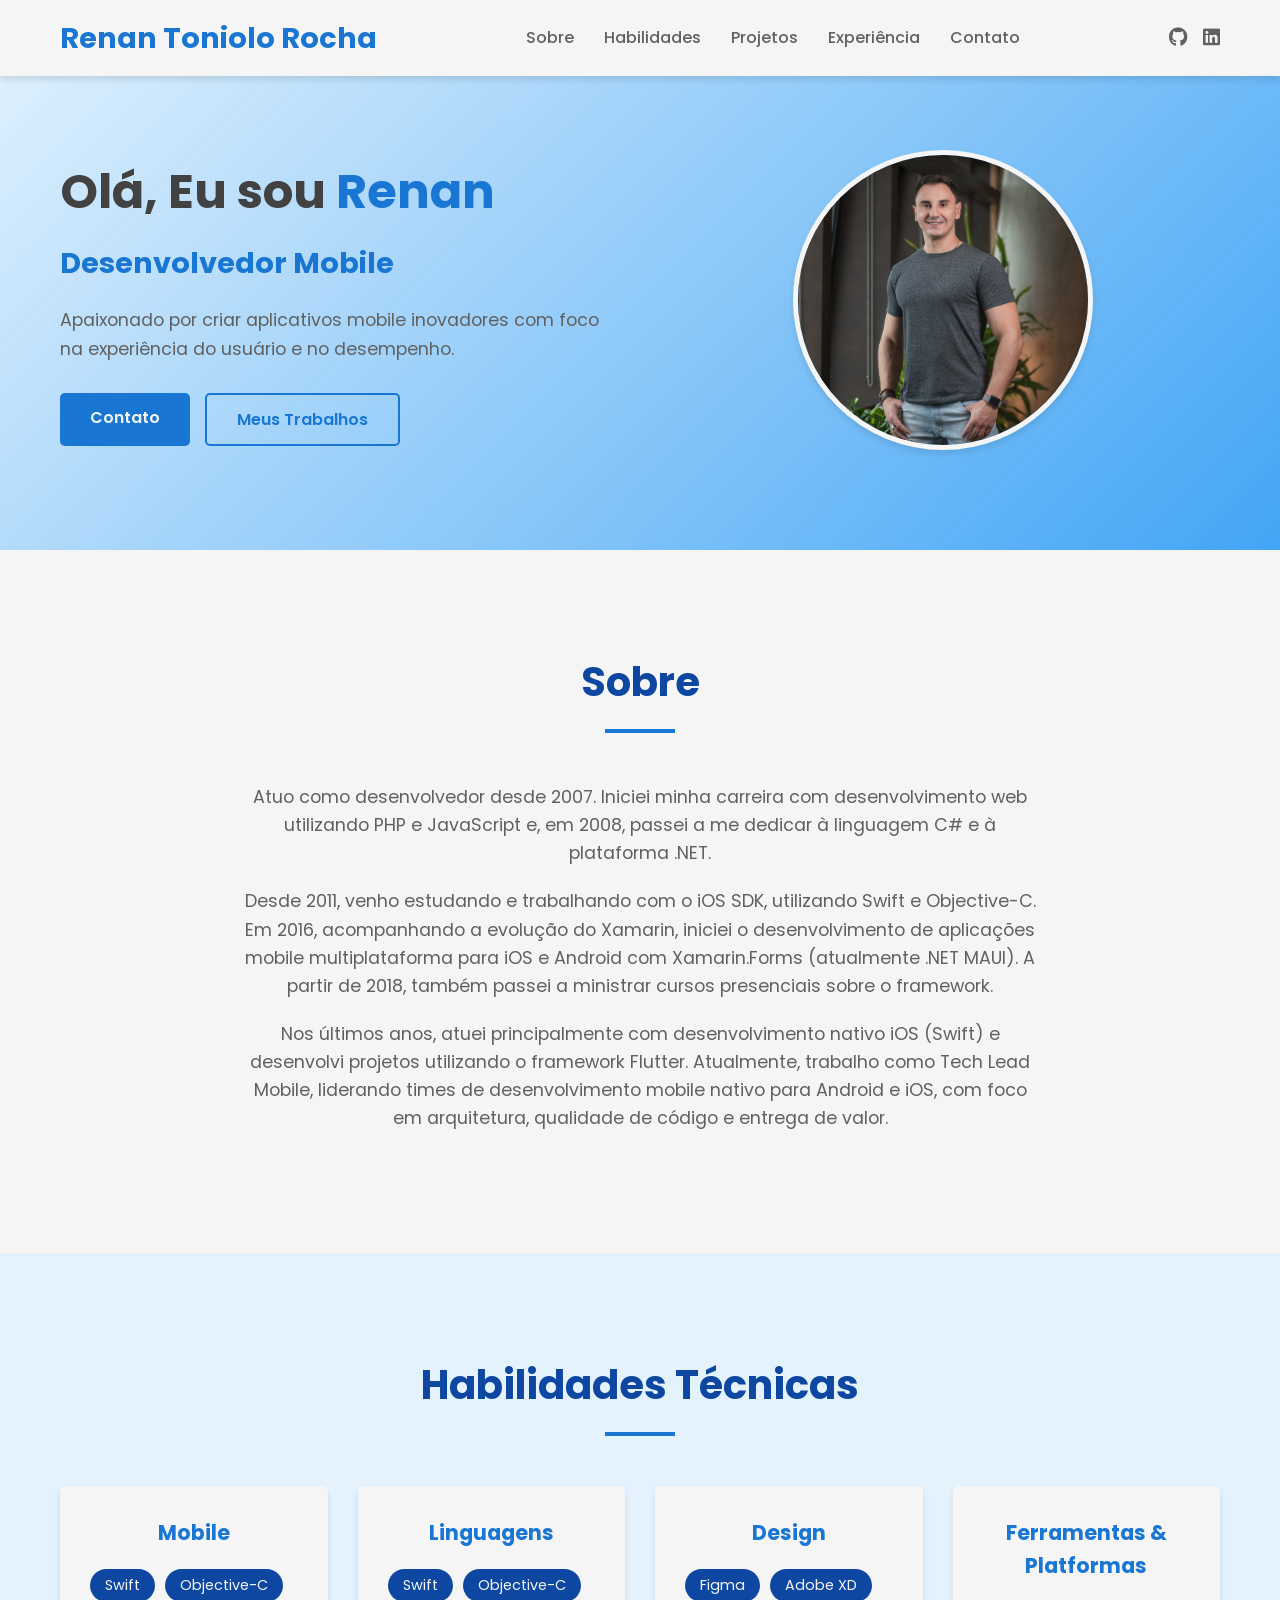
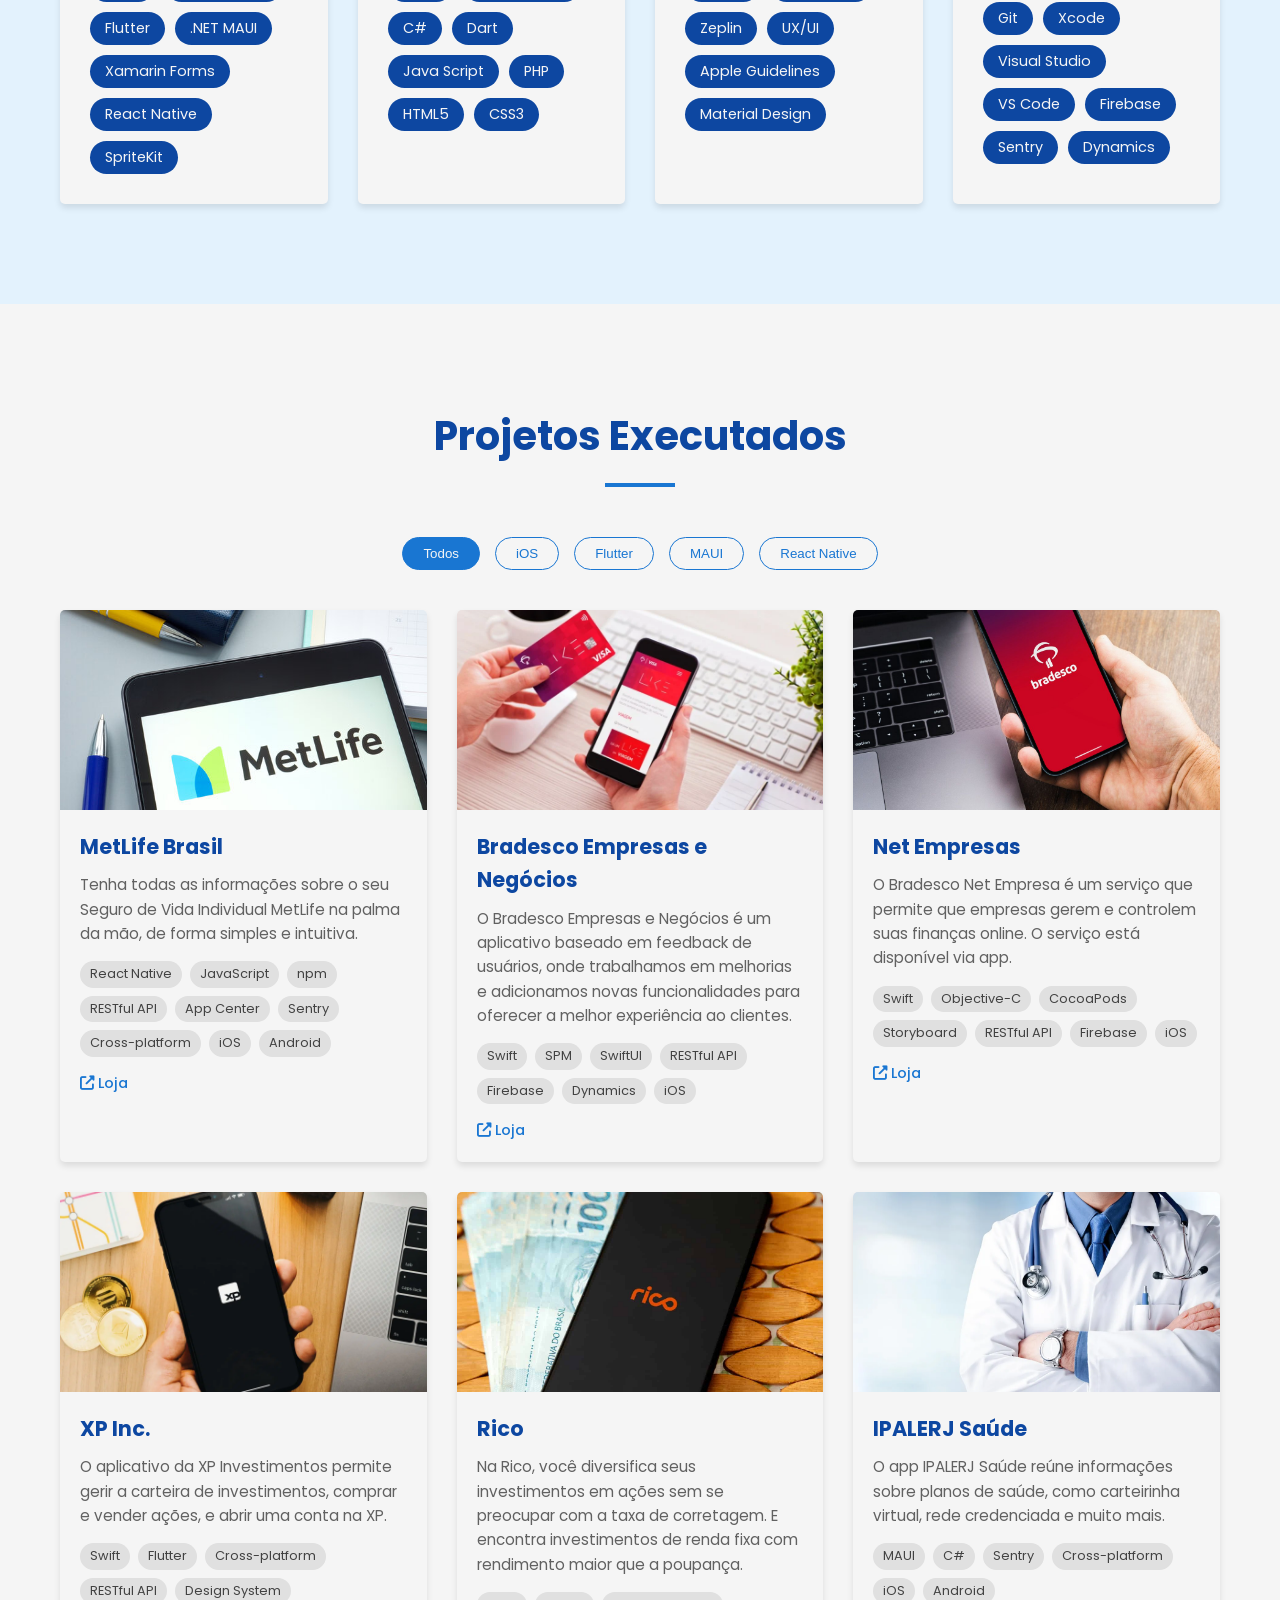
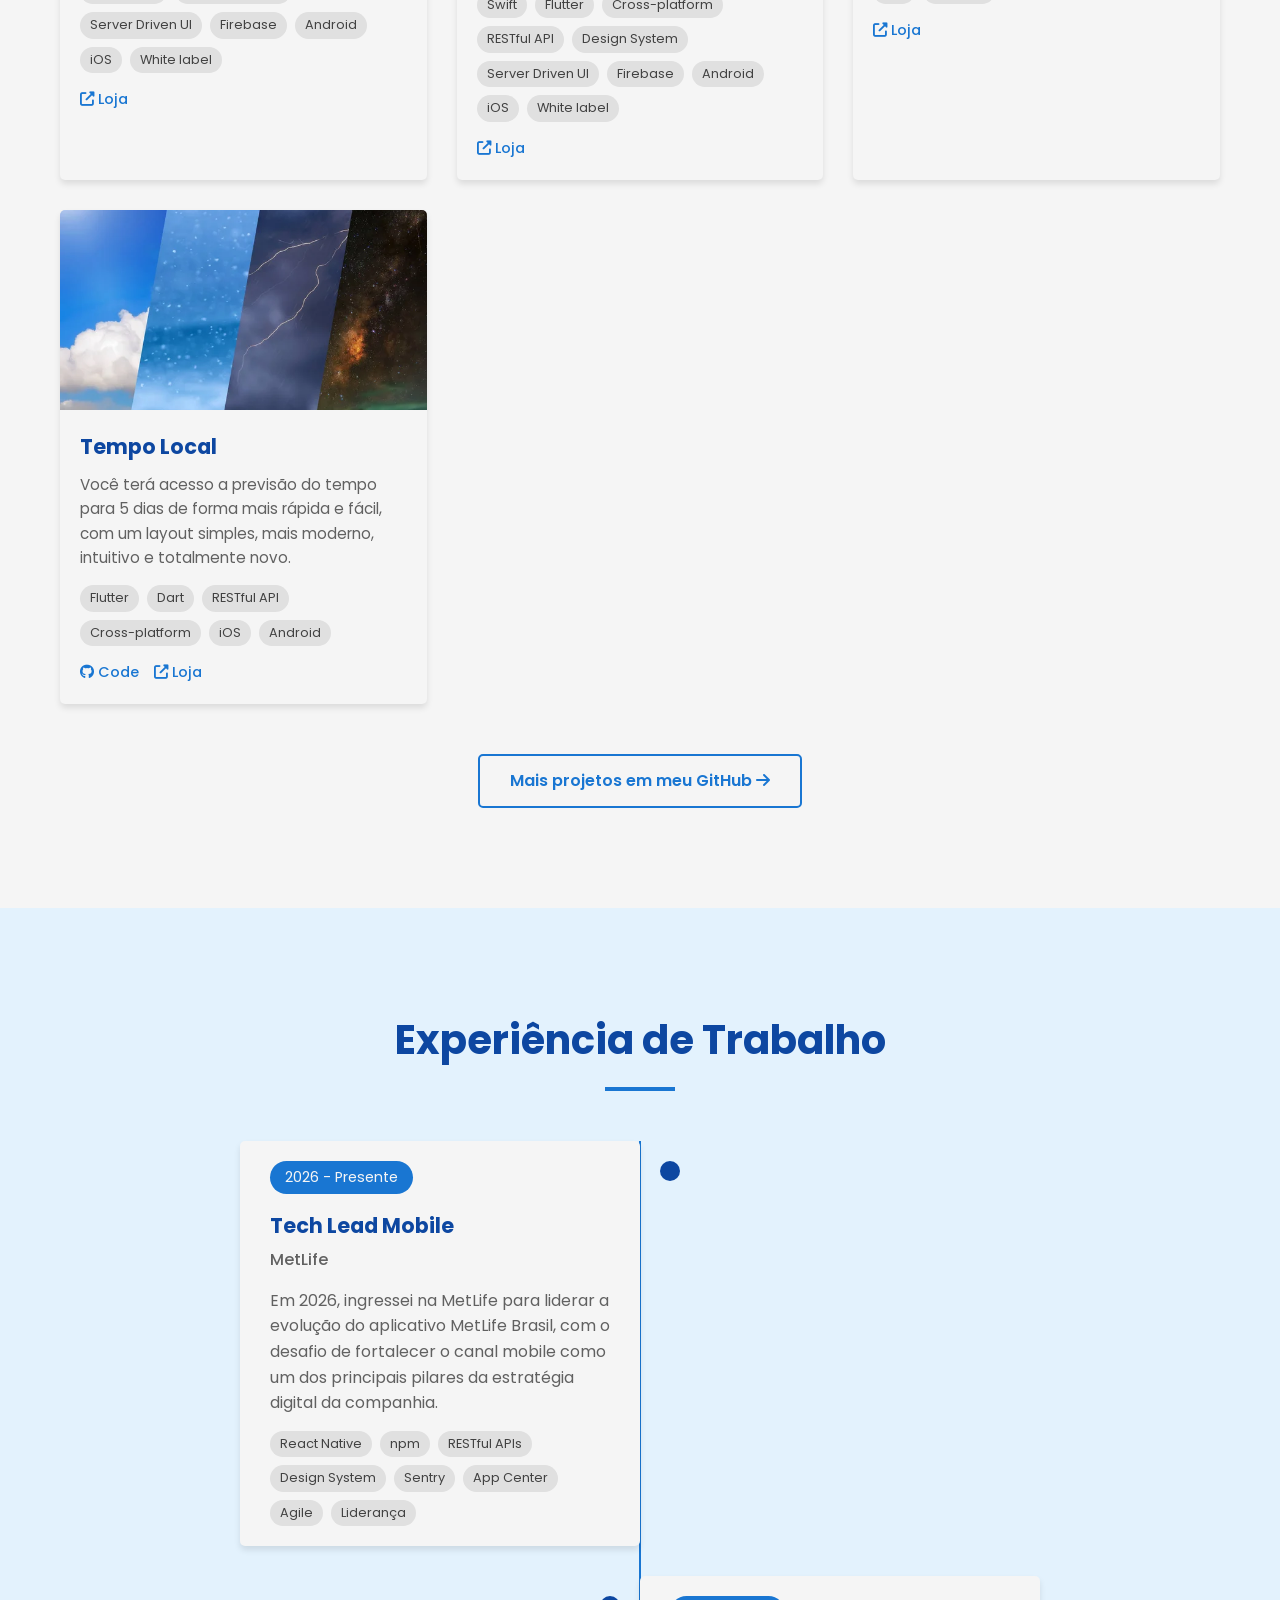
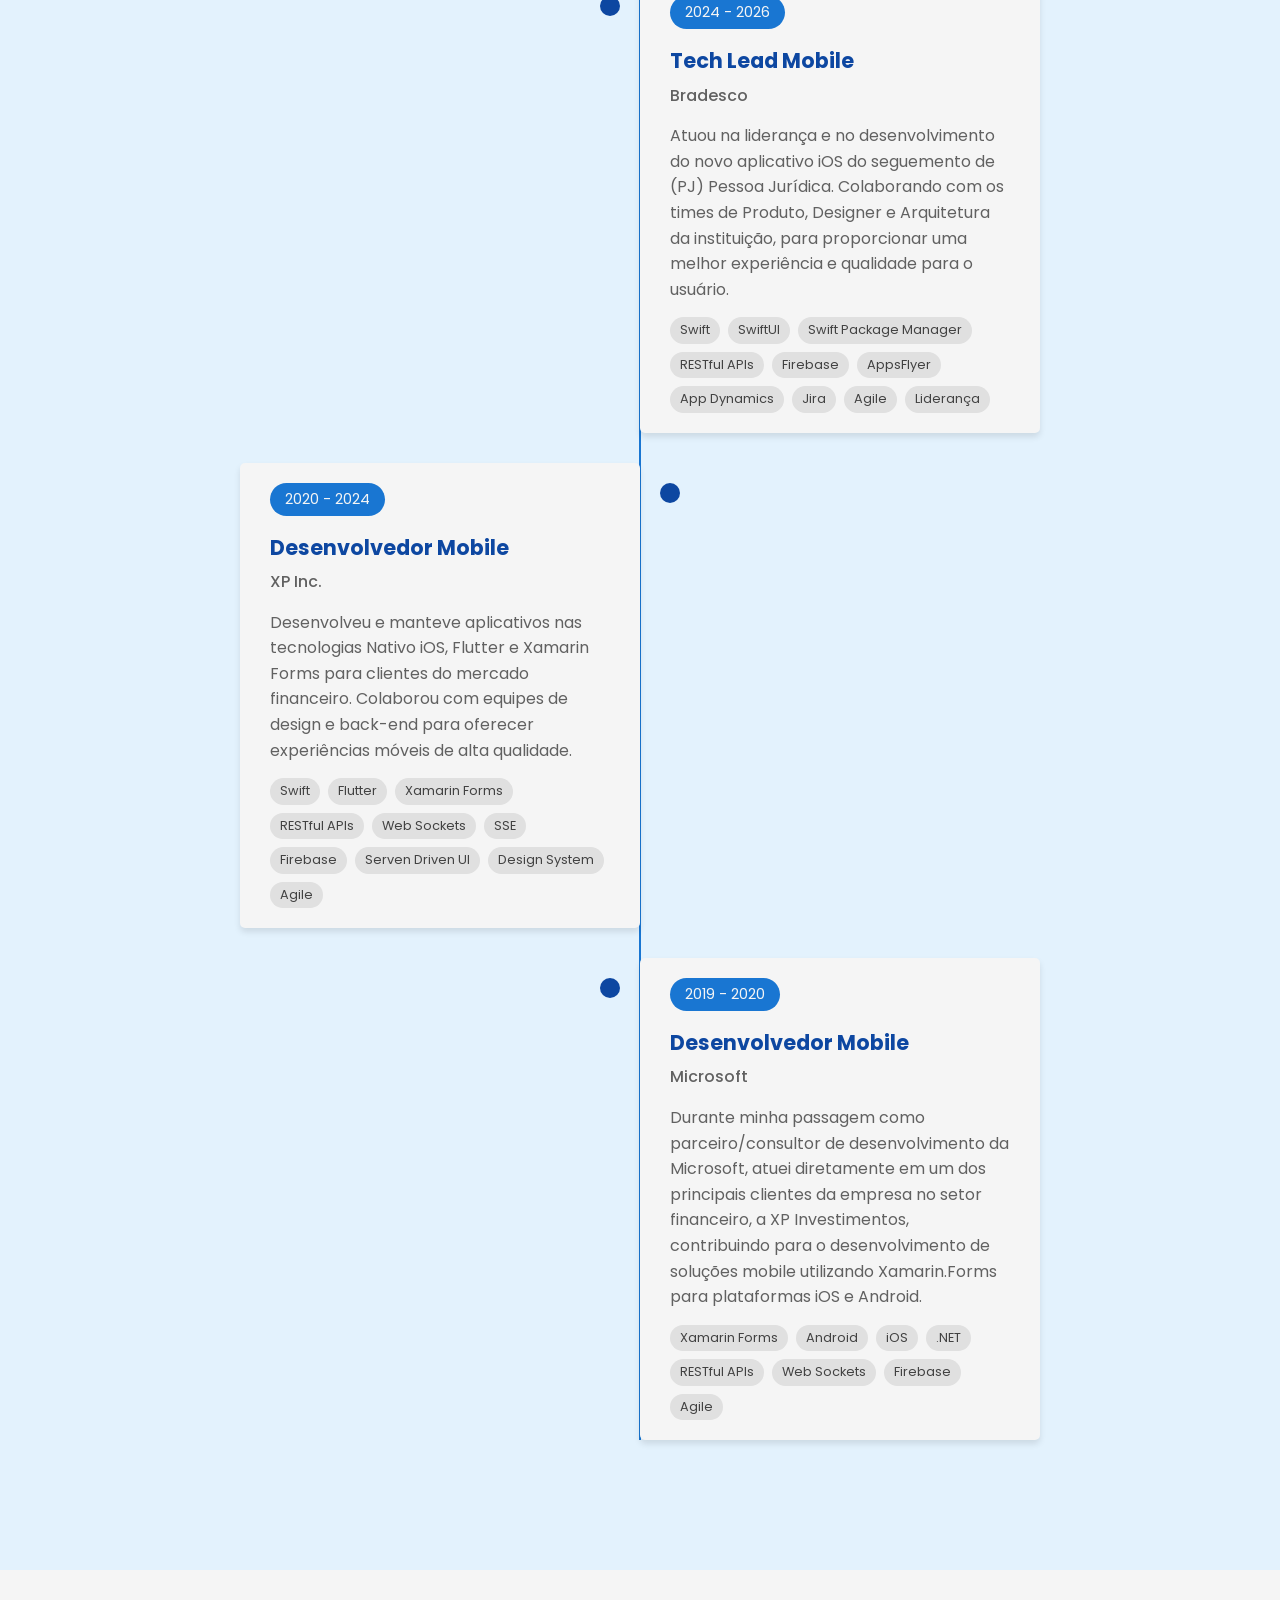
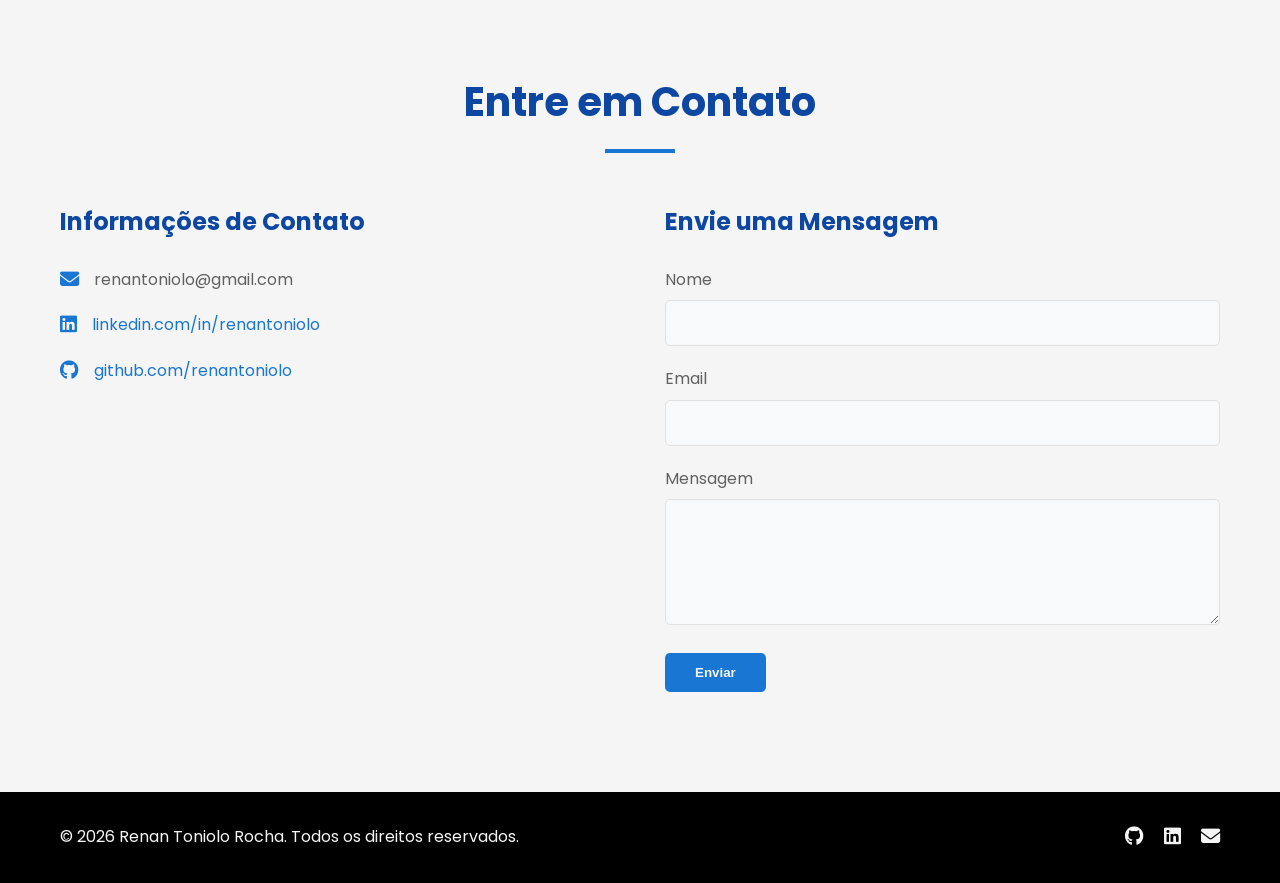
<file: index.html>
<!DOCTYPE html>
<html lang="en">
<head>
    <meta charset="UTF-8">
    <meta name="viewport" content="width=device-width, initial-scale=1.0">
    <meta property="description" content="Desenvolvedor Mobile, formado e pós graduado pela Universidade Federal do Parana - UFPR e apaixonado por Musculação e Fisioculturismo." >
    <meta property="keywords" content="Swift, Flutter, Xamarin, .NET MAUI, SDK Flutter, Microsoft MAUI, SDK iOS, UIkit, Mobile C# .Net, Dart, Desenvolvedor Mobile Flutter, Desenvolvedor Mobile C#, Desenvolvedor Swift, Desenvolvedor iOS, Mobile iOS Android, Desenvolvedor Mobile, MAUI Mobile, Flutter Mobile, Mobile Swift" >
    <meta name="author" content="Renan Toniolo Rocha">
    <title>Renan Toniolo Rocha | Mobile Developer</title>
    <link rel="stylesheet" href="styles.css">
    <link rel="stylesheet" href="https://cdnjs.cloudflare.com/ajax/libs/font-awesome/6.4.0/css/all.min.css">
    <link href="https://fonts.googleapis.com/css2?family=Poppins:wght@300;400;500;600;700&display=swap" rel="stylesheet">
</head>
<body>
    <!-- Header -->
    <header>
        <div class="container">
            <div class="logo">
                <h1>Renan Toniolo Rocha</h1>
            </div>
            <nav>
                <ul class="nav-links">
                    <li><a href="#about">Sobre</a></li>
                    <li><a href="#skills">Habilidades</a></li>
                    <li><a href="#projects">Projetos</a></li>
                    <li><a href="#experience">Experiência</a></li>
                    <li><a href="#contact">Contato</a></li>
                </ul>
            </nav>
            <div class="social-icons">
                <a href="https://github.com/renantoniolo" target="_blank"><i class="fab fa-github"></i></a>
                <a href="https://linkedin.com/in/renantoniolorocha" target="_blank"><i class="fab fa-linkedin"></i></a>
            </div>
            <div class="hamburger">
                <span></span>
                <span></span>
                <span></span>
            </div>
        </div>
    </header>

    <!-- Hero Section -->
    <section id="hero" class="hero">
        <div class="container">
            <div class="hero-content">
                <div class="hero-text">
                    <h1>Olá, Eu sou <span class="highlight">Renan</span></h1>
                    <h2>Desenvolvedor Mobile</h2>
                    <p>Apaixonado por criar aplicativos mobile inovadores com foco na experiência do usuário e no desempenho.</p>
                    <div class="hero-buttons">
                        <a href="#contact" class="btn btn-primary">Contato</a>
                        <a href="#projects" class="btn btn-secondary">Meus Trabalhos</a>
                    </div>
                </div>
                <div class="hero-image">
                    <div class="profile-image">
                        <img src="image/renan2024.png" alt="Renan Toniolo Rocha">
                    </div>
                </div>
            </div>
        </div>
    </section>

    <!-- About Section -->
    <section id="about" class="about">
        <div class="container">
            <div class="section-header">
                <h2>Sobre</h2>
                <div class="section-divider"></div>
            </div>
            <div class="about-content">
                <p>Atuo como desenvolvedor desde 2007. Iniciei minha carreira com desenvolvimento web utilizando PHP e JavaScript e, em 2008, passei a me dedicar à linguagem C# e à plataforma .NET.</p>

<p>Desde 2011, venho estudando e trabalhando com o iOS SDK, utilizando Swift e Objective-C. Em 2016, acompanhando a evolução do Xamarin, iniciei o desenvolvimento de aplicações mobile multiplataforma para iOS e Android com Xamarin.Forms (atualmente .NET MAUI). A partir de 2018, também passei a ministrar cursos presenciais sobre o framework.</p>

<p>Nos últimos anos, atuei principalmente com desenvolvimento nativo iOS (Swift) e desenvolvi projetos utilizando o framework Flutter. Atualmente, trabalho como Tech Lead Mobile, liderando times de desenvolvimento mobile nativo para Android e iOS, com foco em arquitetura, qualidade de código e entrega de valor.</p>
            </div>
        </div>
    </section>

    <!-- Skills Section -->
    <section id="skills" class="skills">
        <div class="container">
            <div class="section-header">
                <h2>Habilidades Técnicas</h2>
                <div class="section-divider"></div>
            </div>
            <div class="skills-content">
                <div class="skill-category">
                    <h3>Mobile</h3>
                    <div class="skill-items">
                        <span class="skill-item">Swift</span>
                        <span class="skill-item">Objective-C</span>
                        <span class="skill-item">Flutter</span>
                        <span class="skill-item">.NET MAUI</span>
                        <span class="skill-item">Xamarin Forms</span>
                        <span class="skill-item">React Native</span>
                        <span class="skill-item">SpriteKit</span>
                    </div>
                </div>
                <div class="skill-category">
                    <h3>Linguagens</h3>
                    <div class="skill-items">
                        <span class="skill-item">Swift</span>
                        <span class="skill-item">Objective-C</span>
                        <span class="skill-item">C#</span>
                        <span class="skill-item">Dart</span>
                        <span class="skill-item">Java Script</span>
                        <span class="skill-item">PHP</span>
                        <span class="skill-item">HTML5</span>
                        <span class="skill-item">CSS3</span>
                    </div>
                </div>
                <div class="skill-category">
                    <h3>Design</h3>
                    <div class="skill-items">
                        <span class="skill-item">Figma</span>
                        <span class="skill-item">Adobe XD</span>
                        <span class="skill-item">Zeplin</span>
                        <span class="skill-item">UX/UI</span>
                        <span class="skill-item">Apple Guidelines</span>
                        <span class="skill-item">Material Design</span>
                    </div>
                </div>
                <div class="skill-category">
                    <h3>Ferramentas & Platformas</h3>
                    <div class="skill-items">
                        <span class="skill-item">Git</span>
                        <span class="skill-item">Xcode</span>
                        <span class="skill-item">Visual Studio</span>
                        <span class="skill-item">VS Code</span>
                        <span class="skill-item">Firebase</span>
                        <span class="skill-item">Sentry</span>
                        <span class="skill-item">Dynamics</span>
                    </div>
                </div>
            </div>
        </div>
    </section>

    <!-- Projects Section -->
    <section id="projects" class="projects">
        <div class="container">
            <div class="section-header">
                <h2>Projetos Executados</h2>
                <div class="section-divider"></div>
            </div>
            <div class="projects-filter">
                <button class="filter-btn active" data-filter="all">Todos</button>
                <button class="filter-btn" data-filter="ios">iOS</button>
                <button class="filter-btn" data-filter="flutter">Flutter</button>
                <button class="filter-btn" data-filter="maui">MAUI</button>
                <button class="filter-btn" data-filter="react-native">React Native</button>
            </div>
            <div class="projects-grid">
                <div class="project-card" data-category="react-native">
                    <div class="project-image">
                        <img src="image/metlife_brasil.jpg" alt="MetLife Brasil">
                    </div>
                    <div class="project-info">
                        <h3>MetLife Brasil</h3>
                        <p>Tenha todas as informações sobre o seu Seguro de Vida Individual MetLife na palma da mão, de forma simples e intuitiva.</p>
                        <div class="project-tags">
                            <span>React Native</span>
                            <span>JavaScript</span>
                            <span>npm</span>
                            <span>RESTful API</span>
                            <span>App Center</span>
                            <span>Sentry</span>
                            <span>Cross-platform</span>
                            <span>iOS</span>
                            <span>Android</span>
                        </div>
                        <div class="project-links">
                            <a href="https://apps.apple.com/br/app/metlife-brasil/id1625752674" class="project-link"><i class="fas fa-external-link-alt"></i> Loja</a>
                        </div>
                    </div>
                </div>
                <div class="project-card" data-category="ios">
                    <div class="project-image">
                        <img src="image/bradesco-empresas.png" alt="Bradesco Empresas e Negócios">
                    </div>
                    <div class="project-info">
                        <h3>Bradesco Empresas e Negócios</h3>
                        <p>O Bradesco Empresas e Negócios é um aplicativo baseado em feedback de usuários, onde trabalhamos em melhorias e adicionamos novas funcionalidades para oferecer a melhor experiência ao clientes.</p>
                        <div class="project-tags">
                            <span>Swift</span>
                            <span>SPM</span>
                            <span>SwiftUI</span>
                            <span>RESTful API</span>
                            <span>Firebase</span>
                            <span>Dynamics</span>
                            <span>iOS</span>
                        </div>
                        <div class="project-links">
                            <a href="https://apps.apple.com/br/app/bradesco-empresas-e-neg%C3%B3cios/id6738925611" class="project-link"><i class="fas fa-external-link-alt"></i> Loja</a>
                        </div>
                    </div>
                </div>
                <div class="project-card" data-category="ios">
                    <div class="project-image">
                        <img src="image/bradesco.jpg" alt="Bradesco">
                    </div>
                    <div class="project-info">
                        <h3>Net Empresas</h3>
                        <p>O Bradesco Net Empresa é um serviço que permite que empresas gerem e controlem suas finanças online. O serviço está disponível via app.</p>
                        <div class="project-tags">
                            <span>Swift</span>
                            <span>Objective-C</span>
                            <span>CocoaPods</span>
                            <span>Storyboard</span>
                            <span>RESTful API</span>
                            <span>Firebase</span>
                            <span>iOS</span>
                        </div>
                        <div class="project-links">
                            <a href="https://apps.apple.com/br/app/bradesco-net-empresa/id462977200" class="project-link"><i class="fas fa-external-link-alt"></i> Loja</a>
                        </div>
                    </div>
                </div>
                <div class="project-card" data-category="flutter">
                    <div class="project-image">
                        <img src="image/xp_inc.png" alt="XP Inc">
                    </div>
                    <div class="project-info">
                        <h3>XP Inc.</h3>
                        <p>O aplicativo da XP Investimentos permite gerir a carteira de investimentos, comprar e vender ações, e abrir uma conta na XP.</p>
                        <div class="project-tags">
                            <span>Swift</span>
                            <span>Flutter</span>
                            <span>Cross-platform</span>
                            <span>RESTful API</span>
                            <span>Design System</span>
                            <span>Server Driven UI</span>
                            <span>Firebase</span>
                            <span>Android</span>
                            <span>iOS</span>
                            <span>White label</span>
                        </div>
                        <div class="project-links">
                            <a href="https://play.google.com/store/apps/details?id=br.com.xp.carteira" class="project-link"><i class="fas fa-external-link-alt"></i> Loja</a>
                        </div>
                    </div>
                </div>
                <div class="project-card" data-category="flutter">
                    <div class="project-image">
                        <img src="image/rico.jpg" alt="Rico">
                    </div>
                    <div class="project-info">
                        <h3>Rico</h3>
                        <p>Na Rico, você diversifica seus investimentos em ações sem se preocupar com a taxa de corretagem. E encontra investimentos de renda fixa com rendimento maior que a poupança.</p>
                        <div class="project-tags">
                            <span>Swift</span>
                            <span>Flutter</span>
                            <span>Cross-platform</span>
                            <span>RESTful API</span>
                            <span>Design System</span>
                            <span>Server Driven UI</span>
                            <span>Firebase</span>
                            <span>Android</span>
                            <span>iOS</span>
                            <span>White label</span>
                        </div>
                        <div class="project-links">
                            <a href="https://apps.apple.com/br/app/rico-investir-%C3%A9-pra-voc%C3%AA/id1134089574" class="project-link"><i class="fas fa-external-link-alt"></i> Loja</a>
                        </div>
                    </div>
                </div>
                <div class="project-card" data-category="maui">
                    <div class="project-image">
                        <img src="image/ipalerj.png" alt="IPALERJ Saúde">
                    </div>
                    <div class="project-info">
                        <h3>IPALERJ Saúde</h3>
                        <p>O app IPALERJ Saúde reúne informações sobre planos de saúde, como carteirinha virtual, rede credenciada e muito mais.</p>
                        <div class="project-tags">
                            <span>MAUI</span>
                            <span>C#</span>
                            <span>Sentry</span>
                            <span>Cross-platform</span>
                            <span>iOS</span>
                            <span>Android</span>
                        </div>
                        <div class="project-links">
                            <a href="https://apps.apple.com/br/app/ipalerj-saude/id6451179712" class="project-link"><i class="fas fa-external-link-alt"></i> Loja</a>
                        </div>
                    </div>
                </div>
                <div class="project-card" data-category="flutter">
                    <div class="project-image">
                        <img src="image/tempo_local.png" alt="Tempo Local">
                    </div>
                    <div class="project-info">
                        <h3>Tempo Local</h3>
                        <p>Você terá acesso a previsão do tempo para 5 dias de forma mais rápida e fácil, com um layout simples, mais moderno, intuitivo e totalmente novo.</p>
                        <div class="project-tags">
                            <span>Flutter</span>
                            <span>Dart</span>
                            <span>RESTful API</span>
                            <span>Cross-platform</span>
                            <span>iOS</span>
                            <span>Android</span>
                        </div>
                        <div class="project-links">
                            <a href="https://github.com/renantoniolo/clima_tempo_app" class="project-link"><i class="fab fa-github"></i> Code</a>
                            <a href="#" class="project-link"><i class="fas fa-external-link-alt"></i> Loja</a>
                        </div>
                    </div>
                </div>
            </div>
            <div class="projects-more">
                <a href="https://github.com/renantoniolo" class="btn btn-secondary">Mais projetos em meu GitHub <i class="fas fa-arrow-right"></i></a>
            </div>
        </div>
    </section>

    <!-- Experience Section -->
    <section id="experience" class="experience">
        <div class="container">
            <div class="section-header">
                <h2>Experiência de Trabalho</h2>
                <div class="section-divider"></div>
            </div>
            <div class="timeline">
                <div class="timeline-item">
                    <div class="timeline-dot"></div>
                    <div class="timeline-date">2026 - Presente</div>
                    <div class="timeline-content">
                        <h3>Tech Lead Mobile</h3>
                        <h4>MetLife</h4>
                        <p>Em 2026, ingressei na MetLife para liderar a evolução do aplicativo MetLife Brasil, com o desafio de fortalecer o canal mobile como um dos principais pilares da estratégia digital da companhia.</p>
                        <div class="timeline-tags">
                            <span>React Native</span>
                            <span>npm</span>
                            <span>RESTful APIs</span>
                            <span>Design System</span>
                            <span>Sentry</span>
                            <span>App Center</span>
                            <span>Agile</span>
                            <span>Liderança</span>
                        </div>
                    </div>
                </div>
                <div class="timeline-item">
                    <div class="timeline-dot"></div>
                    <div class="timeline-date">2024 - 2026</div>
                    <div class="timeline-content">
                        <h3>Tech Lead Mobile</h3>
                        <h4>Bradesco</h4>
                        <p>Atuou na liderança e no desenvolvimento do novo aplicativo iOS do seguemento de (PJ) Pessoa Jurídica. Colaborando com os times de Produto, Designer e Arquitetura da instituição, para proporcionar uma melhor experiência e qualidade para o usuário.</p>
                        <div class="timeline-tags">
                            <span>Swift</span>
                            <span>SwiftUI</span>
                            <span>Swift Package Manager</span>
                            <span>RESTful APIs</span>
                            <span>Firebase</span>
                            <span>AppsFlyer</span>
                            <span>App Dynamics</span>
                            <span>Jira</span>
                            <span>Agile</span>
                            <span>Liderança</span>
                        </div>
                    </div>
                </div>
                <div class="timeline-item">
                    <div class="timeline-dot"></div>
                    <div class="timeline-date">2020 - 2024</div>
                    <div class="timeline-content">
                        <h3>Desenvolvedor Mobile</h3>
                        <h4>XP Inc.</h4>
                        <p>Desenvolveu e manteve aplicativos nas tecnologias Nativo iOS, Flutter e Xamarin Forms para clientes do mercado financeiro. Colaborou com equipes de design e back-end para oferecer experiências móveis de alta qualidade.</p>
                        <div class="timeline-tags">
                            <span>Swift</span>
                            <span>Flutter</span>
                            <span>Xamarin Forms</span>
                            <span>RESTful APIs</span>
                            <span>Web Sockets</span>
                            <span>SSE</span>
                            <span>Firebase</span>
                            <span>Serven Driven UI</span>
                            <span>Design System</span>
                            <span>Agile</span>
                        </div>
                    </div>
                </div>
                <div class="timeline-item">
                    <div class="timeline-dot"></div>
                    <div class="timeline-date">2019 - 2020</div>
                    <div class="timeline-content">
                        <h3>Desenvolvedor Mobile</h3>
                        <h4>Microsoft</h4>
                        <p>Durante minha passagem como parceiro/consultor de desenvolvimento da Microsoft, atuei diretamente em um dos principais clientes da empresa no setor financeiro, a XP Investimentos, contribuindo para o desenvolvimento de soluções mobile utilizando Xamarin.Forms para plataformas iOS e Android.</p>
                        <div class="timeline-tags">
                            <span>Xamarin Forms</span>
                            <span>Android</span>
                            <span>iOS</span>
                            <span>.NET</span>
                            <span>RESTful APIs</span>
                            <span>Web Sockets</span>
                            <span>Firebase</span>
                            <span>Agile</span>
                        </div>
                    </div>
                </div>
            </div>
        </div>
    </section>

    <!-- Contact Section -->
    <section id="contact" class="contact">
        <div class="container">
            <div class="section-header">
                <h2>Entre em Contato</h2>
                <div class="section-divider"></div>
            </div>
            <div class="contact-content">
                <div class="contact-info">
                    <h3>Informações de Contato</h3>
                    <div class="contact-item">
                        <i class="fas fa-envelope"></i>
                        <p>renantoniolo@gmail.com</p>
                    </div>
                    <div class="contact-item">
                        <i class="fab fa-linkedin"></i>
                        <p><a href="https://linkedin.com/in/renantoniolo" target="_blank">linkedin.com/in/renantoniolo</a></p>
                    </div>
                    <div class="contact-item">
                        <i class="fab fa-github"></i>
                        <p><a href="https://github.com/renantoniolo" target="_blank">github.com/renantoniolo</a></p>
                    </div>
                </div>
                <div class="contact-form">
                    <h3>Envie uma Mensagem</h3>
                    <form id="contactForm">
                        <div class="form-group">
                            <label for="name">Nome</label>
                            <input type="text" id="name" name="name" required>
                        </div>
                        <div class="form-group">
                            <label for="email">Email</label>
                            <input type="email" id="email" name="email" required>
                        </div>
                        <div class="form-group">
                            <label for="message">Mensagem</label>
                            <textarea id="message" name="message" rows="5" required></textarea>
                        </div>
                        <button type="submit" class="btn btn-primary">Enviar</button>
                    </form>
                </div>
            </div>
        </div>
    </section>

    <!-- Footer -->
    <footer>
        <div class="container">
            <div class="footer-content">
                <p>&copy; <span id="currentYear"></span> Renan Toniolo Rocha. Todos os direitos reservados.</p>
                <div class="footer-social">
                    <a href="https://github.com/renantoniolo" target="_blank"><i class="fab fa-github"></i></a>
                    <a href="https://linkedin.com/in/renantoniolo" target="_blank"><i class="fab fa-linkedin"></i></a>
                    <a href="mailto:renantoniolo@gmail.com"><i class="fas fa-envelope"></i></a>
                </div>
            </div>
        </div>
    </footer>

    <script src="script.js"></script>
</body>
</html>
</file>
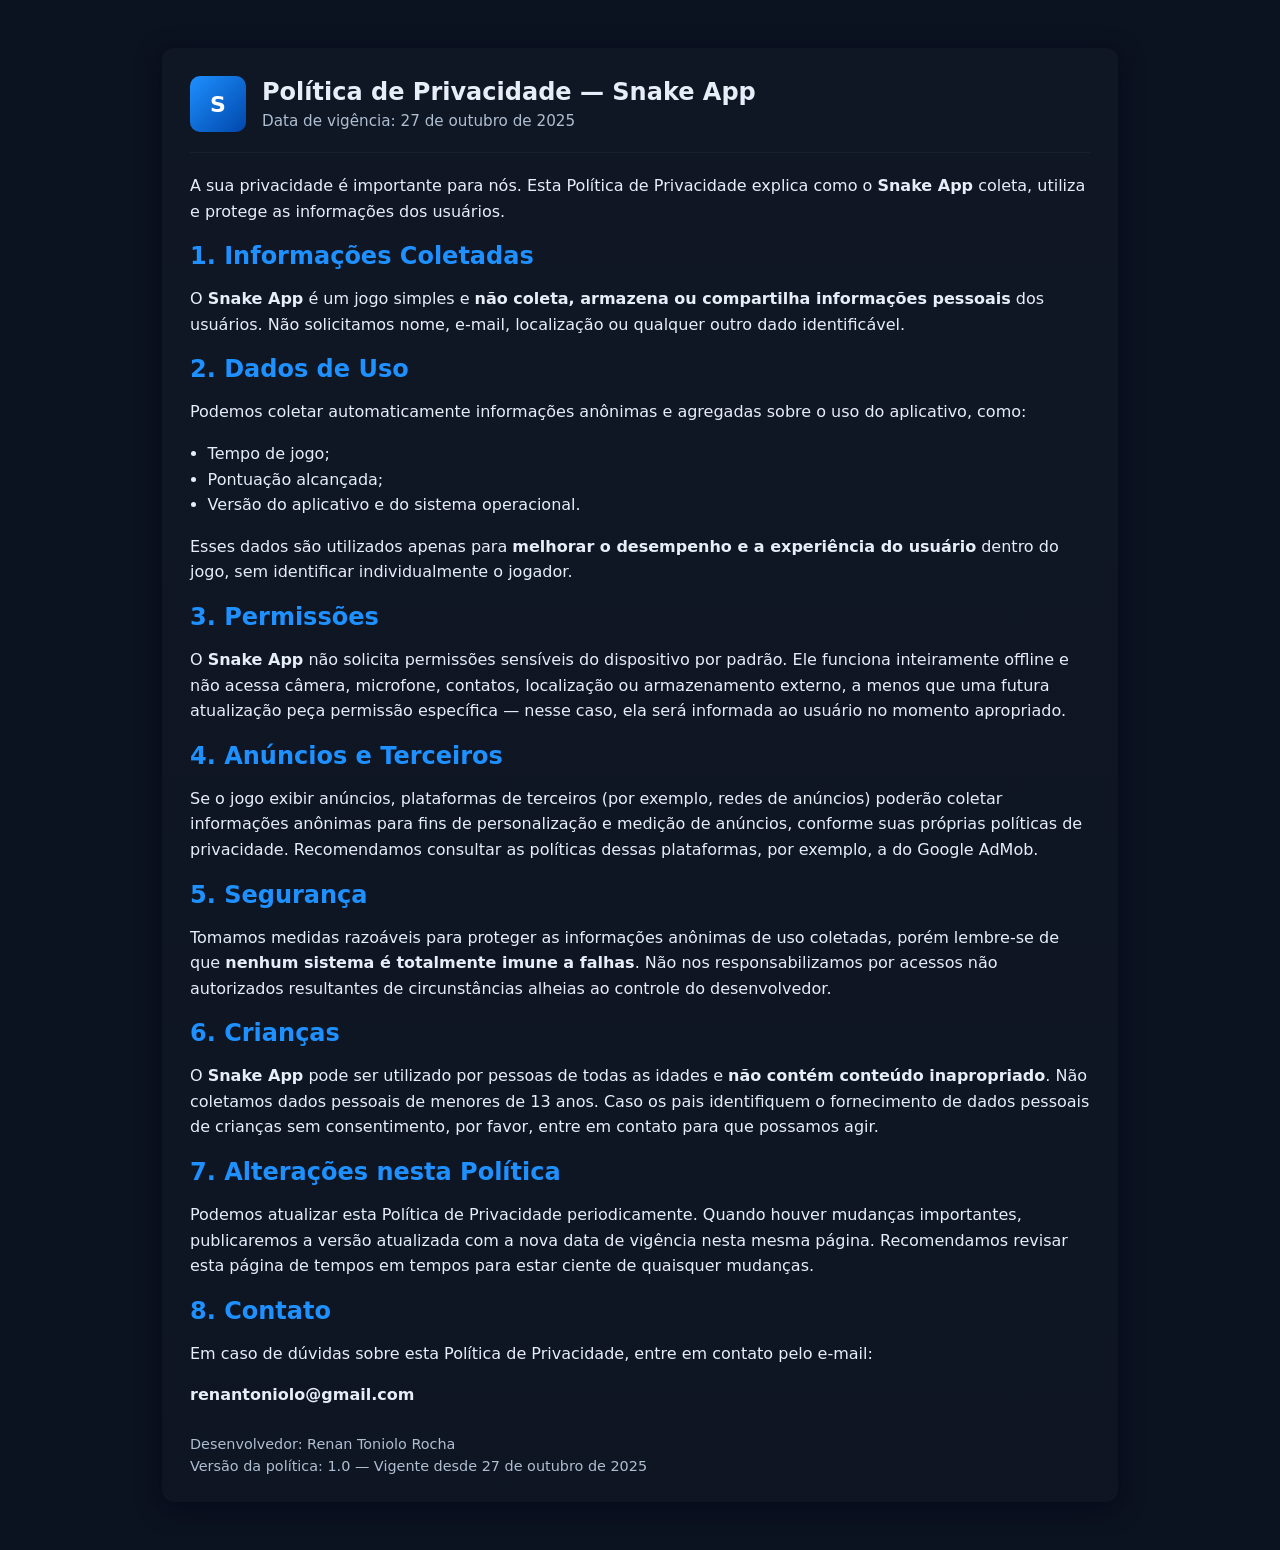
<file: termo_snake_app.html>
<!doctype html>
<html lang="pt-BR">
<head>
  <meta charset="utf-8" />
  <meta name="viewport" content="width=device-width, initial-scale=1" />
  <title>Política de Privacidade — Snake App</title>
  <meta name="description" content="Política de Privacidade do jogo Snake App" />
  <style>
    :root{--bg:#0b1220;--card:#0f1724;--accent:#1e90ff;--text:#e6eef8;--muted:#aebed0}
    body{margin:0;font-family:system-ui,-apple-system,Segoe UI,Roboto,"Helvetica Neue",Arial;background:var(--bg);color:var(--text);-webkit-font-smoothing:antialiased}
    .container{max-width:900px;margin:48px auto;padding:28px;background:linear-gradient(180deg, rgba(255,255,255,0.02), rgba(255,255,255,0.01));border-radius:12px;box-shadow:0 6px 24px rgba(2,6,23,0.6)}
    header{display:flex;align-items:center;gap:16px}
    .logo{width:56px;height:56px;border-radius:10px;background:linear-gradient(135deg,var(--accent),#0047ab);display:flex;align-items:center;justify-content:center;font-weight:700;color:#fff;font-size:22px}
    h1{margin:0;font-size:1.5rem}
    .meta{color:var(--muted);margin-top:6px;font-size:0.95rem}
    hr{border:none;border-top:1px solid rgba(255,255,255,0.04);margin:20px 0}
    section h2{color:var(--accent);margin-top:18px;margin-bottom:8px}
    p,li{color:var(--text);line-height:1.6}
    ul{padding-left:1.1rem}
    footer{margin-top:28px;color:var(--muted);font-size:0.9rem}
    a{color:var(--accent)}
    .actions{display:flex;gap:8px;margin-top:16px}
    .btn{padding:8px 12px;border-radius:8px;background:transparent;border:1px solid rgba(255,255,255,0.05);color:var(--text);cursor:pointer}
  </style>
</head>
<body>
  <main class="container">
    <header>
      <div class="logo">S</div>
      <div>
        <h1>Política de Privacidade — Snake App</h1>
        <div class="meta">Data de vigência: 27 de outubro de 2025</div>
      </div>
    </header>

    <hr />

    <section>
      <p>A sua privacidade é importante para nós. Esta Política de Privacidade explica como o <strong>Snake App</strong> coleta, utiliza e protege as informações dos usuários.</p>

      <h2>1. Informações Coletadas</h2>
      <p>O <strong>Snake App</strong> é um jogo simples e <strong>não coleta, armazena ou compartilha informações pessoais</strong> dos usuários. Não solicitamos nome, e-mail, localização ou qualquer outro dado identificável.</p>

      <h2>2. Dados de Uso</h2>
      <p>Podemos coletar automaticamente informações anônimas e agregadas sobre o uso do aplicativo, como:</p>
      <ul>
        <li>Tempo de jogo;</li>
        <li>Pontuação alcançada;</li>
        <li>Versão do aplicativo e do sistema operacional.</li>
      </ul>
      <p>Esses dados são utilizados apenas para <strong>melhorar o desempenho e a experiência do usuário</strong> dentro do jogo, sem identificar individualmente o jogador.</p>

      <h2>3. Permissões</h2>
      <p>O <strong>Snake App</strong> não solicita permissões sensíveis do dispositivo por padrão. Ele funciona inteiramente offline e não acessa câmera, microfone, contatos, localização ou armazenamento externo, a menos que uma futura atualização peça permissão específica — nesse caso, ela será informada ao usuário no momento apropriado.</p>

      <h2>4. Anúncios e Terceiros</h2>
      <p>Se o jogo exibir anúncios, plataformas de terceiros (por exemplo, redes de anúncios) poderão coletar informações anônimas para fins de personalização e medição de anúncios, conforme suas próprias políticas de privacidade. Recomendamos consultar as políticas dessas plataformas, por exemplo, a do Google AdMob.</p>

      <h2>5. Segurança</h2>
      <p>Tomamos medidas razoáveis para proteger as informações anônimas de uso coletadas, porém lembre-se de que <strong>nenhum sistema é totalmente imune a falhas</strong>. Não nos responsabilizamos por acessos não autorizados resultantes de circunstâncias alheias ao controle do desenvolvedor.</p>

      <h2>6. Crianças</h2>
      <p>O <strong>Snake App</strong> pode ser utilizado por pessoas de todas as idades e <strong>não contém conteúdo inapropriado</strong>. Não coletamos dados pessoais de menores de 13 anos. Caso os pais identifiquem o fornecimento de dados pessoais de crianças sem consentimento, por favor, entre em contato para que possamos agir.</p>

      <h2>7. Alterações nesta Política</h2>
      <p>Podemos atualizar esta Política de Privacidade periodicamente. Quando houver mudanças importantes, publicaremos a versão atualizada com a nova data de vigência nesta mesma página. Recomendamos revisar esta página de tempos em tempos para estar ciente de quaisquer mudanças.</p>

      <h2>8. Contato</h2>
      <p>Em caso de dúvidas sobre esta Política de Privacidade, entre em contato pelo e-mail:</p>
      <p><strong>renantoniolo@gmail.com</strong></p>

    </section>

    <footer>
      <div>Desenvolvedor: Renan Toniolo Rocha</div>
      <div style="margin-top:6px">Versão da política: 1.0 — Vigente desde 27 de outubro de 2025</div>
    </footer>

  </main>
</body>
</html>
</file>
<file: styles.css>
/* Base Styles */
:root {
  --primary-color: #1976d2; /* Main blue */
  --primary-light: #42a5f5;
  --primary-dark: #0d47a1;
  --primary-gradient: #64b5f6;
  --secondary-color: #616161; /* Medium gray */
  --secondary-light: #9e9e9e;
  --secondary-dark: #424242;
  --text-light: #f5f5f5;
  --text-dark: #212121;
  --background-light: #f8f9fa;
  --background-dark: #e0e0e0;
  --background-blue: #e3f2fd;
  --accent-color: #000000; /* Black for accents */
  --transition: all 0.3s ease;
  --shadow: 0 4px 6px rgba(0, 0, 0, 0.1);
  --border-radius: 5px;
}

* {
  margin: 0;
  padding: 0;
  box-sizing: border-box;
}

html {
  scroll-behavior: smooth;
}

body {
  font-family: "Poppins", sans-serif;
  line-height: 1.6;
  color: var(--text-dark);
  background-color: var(--background-light);
}

.container {
  width: 100%;
  max-width: 1200px;
  margin: 0 auto;
  padding: 0 20px;
}

a {
  text-decoration: none;
  color: inherit;
}

ul {
  list-style: none;
}

img {
  max-width: 100%;
  height: auto;
}

.section-header {
  text-align: center;
  margin-bottom: 50px;
}

.section-header h2 {
  font-size: 2.5rem;
  color: var(--primary-dark);
  margin-bottom: 15px;
}

.section-divider {
  height: 4px;
  width: 70px;
  background-color: var(--primary-color);
  margin: 0 auto;
}

.btn {
  display: inline-block;
  padding: 12px 30px;
  border-radius: var(--border-radius);
  font-weight: 600;
  text-align: center;
  cursor: pointer;
  transition: var(--transition);
  border: none;
}

.btn-primary {
  background-color: var(--primary-color);
  color: var(--text-light);
}

.btn-primary:hover {
  background-color: var(--primary-dark);
}

.btn-secondary {
  background-color: transparent;
  color: var(--primary-color);
  border: 2px solid var(--primary-color);
}

.btn-secondary:hover {
  background-color: var(--primary-color);
  color: var(--text-light);
}

.highlight {
  color: var(--primary-color);
}

/* Header Styles */
header {
  position: fixed;
  top: 0;
  left: 0;
  width: 100%;
  background-color: var(--text-light);
  box-shadow: var(--shadow);
  z-index: 1000;
  padding: 15px 0;
  transition: var(--transition);
}

header.scrolled {
  padding: 10px 0;
  background-color: rgba(255, 255, 255, 0.95);
}

header .container {
  display: flex;
  justify-content: space-between;
  align-items: center;
}

.logo h1 {
  font-size: 1.8rem;
  color: var(--primary-color);
  font-weight: 700;
}

.nav-links {
  display: flex;
  gap: 30px;
}

.nav-links a {
  color: var(--secondary-color);
  font-weight: 500;
  transition: var(--transition);
}

.nav-links a:hover {
  color: var(--primary-color);
}

.social-icons {
  display: flex;
  gap: 15px;
}

.social-icons a {
  color: var(--secondary-color);
  font-size: 1.2rem;
  transition: var(--transition);
}

.social-icons a:hover {
  color: var(--primary-color);
}

.hamburger {
  display: none;
  flex-direction: column;
  cursor: pointer;
}

.hamburger span {
  display: block;
  width: 25px;
  height: 3px;
  background-color: var(--secondary-color);
  margin: 3px 0;
  transition: var(--transition);
}

/* Hero Section */
.hero {
  padding: 150px 0 100px;
  background: linear-gradient(135deg, var(--background-blue) 0%, var(--primary-light) 100%);
}

.hero-content {
  display: flex;
  align-items: center;
  justify-content: space-between;
  gap: 50px;
}

.hero-text {
  flex: 1;
}

.hero-text h1 {
  font-size: 3rem;
  margin-bottom: 10px;
  color: var(--secondary-dark);
}

.hero-text h2 {
  font-size: 1.8rem;
  color: var(--primary-color);
  margin-bottom: 20px;
}

.hero-text p {
  font-size: 1.1rem;
  color: var(--secondary-color);
  margin-bottom: 30px;
  max-width: 600px;
}

.hero-buttons {
  display: flex;
  gap: 15px;
}

.hero-image {
  flex: 1;
  display: flex;
  justify-content: center;
  align-items: center;
}

.profile-image {
  width: 300px;
  height: 300px;
  border-radius: 50%;
  overflow: hidden;
  border: 5px solid var(--text-light);
  box-shadow: var(--shadow);
}

.profile-image img {
  width: 100%;
  height: 100%;
  object-fit: cover;
}

/* About Section */
.about {
  padding: 100px 0;
  background-color: var(--text-light);
}

.about-content {
  max-width: 800px;
  margin: 0 auto;
  text-align: center;
}

.about-content p {
  font-size: 1.1rem;
  color: var(--secondary-color);
  margin-bottom: 20px;
}

/* Skills Section */
.skills {
  padding: 100px 0;
  background-color: var(--background-blue);
}

.skills-content {
  display: grid;
  grid-template-columns: repeat(auto-fit, minmax(250px, 1fr));
  gap: 30px;
}

.skill-category {
  background-color: var(--text-light);
  padding: 30px;
  border-radius: var(--border-radius);
  box-shadow: var(--shadow);
  transition: var(--transition);
}

.skill-category:hover {
  transform: translateY(-5px);
}

.skill-category h3 {
  color: var(--primary-color);
  margin-bottom: 20px;
  font-size: 1.3rem;
  text-align: center;
}

.skill-items {
  display: flex;
  flex-wrap: wrap;
  gap: 10px;
}

.skill-item {
  background-color: var(--primary-dark);
  color: var(--text-light);
  padding: 5px 15px;
  border-radius: 20px;
  font-size: 0.9rem;
}

/* Projects Section */
.projects {
  padding: 100px 0;
  background-color: var(--text-light);
}

.projects-filter {
  display: flex;
  justify-content: center;
  flex-wrap: wrap;
  gap: 15px;
  margin-bottom: 40px;
}

.filter-btn {
  background-color: transparent;
  border: 1px solid var(--primary-color);
  color: var(--primary-color);
  padding: 8px 20px;
  border-radius: 20px;
  cursor: pointer;
  transition: var(--transition);
}

.filter-btn:hover,
.filter-btn.active {
  background-color: var(--primary-color);
  color: var(--text-light);
}

.projects-grid {
  display: grid;
  grid-template-columns: repeat(auto-fill, minmax(300px, 1fr));
  gap: 30px;
  margin-bottom: 50px;
}

.project-card {
  background-color: var(--text-light);
  border-radius: var(--border-radius);
  overflow: hidden;
  box-shadow: var(--shadow);
  transition: var(--transition);
}

.project-card:hover {
  transform: translateY(-10px);
  box-shadow: 0 10px 20px rgba(25, 118, 210, 0.2);
}

.project-image {
  height: 200px;
  overflow: hidden;
}

.project-image img {
  width: 100%;
  height: 100%;
  object-fit: cover;
  transition: var(--transition);
}

.project-card:hover .project-image img {
  transform: scale(1.1);
}

.project-info {
  padding: 20px;
}

.project-info h3 {
  color: var(--primary-dark);
  margin-bottom: 10px;
  font-size: 1.3rem;
}

.project-info p {
  color: var(--secondary-color);
  margin-bottom: 15px;
  font-size: 0.95rem;
}

.project-tags {
  display: flex;
  flex-wrap: wrap;
  gap: 8px;
  margin-bottom: 15px;
}

.project-tags span {
  background-color: var(--background-dark);
  color: var(--secondary-dark);
  padding: 3px 10px;
  border-radius: 15px;
  font-size: 0.8rem;
}

.project-links {
  display: flex;
  gap: 15px;
}

.project-link {
  color: var(--primary-color);
  font-size: 0.9rem;
  font-weight: 500;
  transition: var(--transition);
}

.project-link:hover {
  color: var(--primary-dark);
}

.projects-more {
  text-align: center;
}

/* Experience Section */
.experience {
  padding: 100px 0;
  background-color: var(--background-blue);
}

.timeline {
  position: relative;
  max-width: 800px;
  margin: 0 auto;
}

.timeline::before {
  content: "";
  position: absolute;
  width: 2px;
  background-color: var(--primary-color);
  top: 0;
  bottom: 0;
  left: 50%;
  transform: translateX(-50%);
}

.timeline-item {
  padding: 20px 30px;
  position: relative;
  width: 50%;
  background-color: var(--text-light);
  border-radius: var(--border-radius);
  box-shadow: var(--shadow);
  margin-bottom: 30px;
}

.timeline-item:nth-child(odd) {
  left: 0;
}

.timeline-item:nth-child(even) {
  left: 50%;
}

.timeline-dot {
  position: absolute;
  width: 20px;
  height: 20px;
  background-color: var(--primary-dark);
  border-radius: 50%;
  top: 20px;
}

.timeline-item:nth-child(odd) .timeline-dot {
  right: -40px;
}

.timeline-item:nth-child(even) .timeline-dot {
  left: -40px;
}

.timeline-date {
  display: inline-block;
  color: var(--text-light);
  background-color: var(--primary-color);
  padding: 5px 15px;
  border-radius: 20px;
  font-size: 0.9rem;
  margin-bottom: 15px;
}

.timeline-content h3 {
  color: var(--primary-dark);
  margin-bottom: 5px;
  font-size: 1.3rem;
}

.timeline-content h4 {
  color: var(--secondary-color);
  margin-bottom: 15px;
  font-size: 1rem;
  font-weight: 500;
}

.timeline-content p {
  color: var(--secondary-color);
  margin-bottom: 15px;
}

.timeline-tags {
  display: flex;
  flex-wrap: wrap;
  gap: 8px;
}

.timeline-tags span {
  background-color: var(--background-dark);
  color: var(--secondary-dark);
  padding: 3px 10px;
  border-radius: 15px;
  font-size: 0.8rem;
}

/* Contact Section */
.contact {
  padding: 100px 0;
  background-color: var(--text-light);
}

.contact-content {
  display: grid;
  grid-template-columns: repeat(auto-fit, minmax(300px, 1fr));
  gap: 50px;
}

.contact-info h3,
.contact-form h3 {
  color: var(--primary-dark);
  margin-bottom: 25px;
  font-size: 1.5rem;
}

.contact-item {
  display: flex;
  align-items: center;
  margin-bottom: 20px;
}

.contact-item i {
  color: var(--primary-color);
  font-size: 1.2rem;
  margin-right: 15px;
}

.contact-item p {
  color: var(--secondary-color);
}

.contact-item a {
  color: var(--primary-color);
  transition: var(--transition);
}

.contact-item a:hover {
  color: var(--primary-dark);
}

.form-group {
  margin-bottom: 20px;
}

.form-group label {
  display: block;
  margin-bottom: 8px;
  color: var(--secondary-color);
}

.form-group input,
.form-group textarea {
  width: 100%;
  padding: 12px;
  border: 1px solid var(--background-dark);
  border-radius: var(--border-radius);
  background-color: var(--background-light);
  font-family: inherit;
  transition: var(--transition);
}

.form-group input:focus,
.form-group textarea:focus {
  outline: none;
  border-color: var(--primary-color);
}

/* Footer */
footer {
  background-color: var(--accent-color);
  color: var(--text-light);
  padding: 30px 0;
}

.footer-content {
  display: flex;
  justify-content: space-between;
  align-items: center;
}

.footer-social {
  display: flex;
  gap: 20px;
}

.footer-social a {
  color: var(--text-light);
  font-size: 1.2rem;
  transition: var(--transition);
}

.footer-social a:hover {
  color: var(--primary-color);
}

/* Responsive Styles */
@media (max-width: 992px) {
  .hero-content {
    flex-direction: column-reverse;
    text-align: center;
  }

  .hero-text p {
    margin: 0 auto 30px;
  }

  .hero-buttons {
    justify-content: center;
  }

  .timeline::before {
    left: 30px;
  }

  .timeline-item {
    width: 100%;
    padding-left: 70px;
  }

  .timeline-item:nth-child(odd),
  .timeline-item:nth-child(even) {
    left: 0;
  }

  .timeline-item:nth-child(odd) .timeline-dot,
  .timeline-item:nth-child(even) .timeline-dot {
    left: 20px;
  }
}

@media (max-width: 768px) {
  .nav-links,
  .social-icons {
    display: none;
  }

  .hamburger {
    display: flex;
  }

  .nav-links.active {
    display: flex;
    flex-direction: column;
    position: absolute;
    top: 70px;
    left: 0;
    width: 100%;
    background-color: var(--text-light);
    padding: 20px;
    box-shadow: 0 10px 15px rgba(0, 0, 0, 0.1);
    z-index: 1000;
  }

  .section-header h2 {
    font-size: 2rem;
  }

  .hero-text h1 {
    font-size: 2.5rem;
  }

  .hero-text h2 {
    font-size: 1.5rem;
  }

  .profile-image {
    width: 250px;
    height: 250px;
  }
}

@media (max-width: 576px) {
  .hero-text h1 {
    font-size: 2rem;
  }

  .profile-image {
    width: 200px;
    height: 200px;
  }

  .btn {
    padding: 10px 20px;
  }

  .projects-filter {
    flex-direction: column;
    align-items: center;
  }

  .filter-btn {
    width: 100%;
    max-width: 200px;
  }
}
</file>
